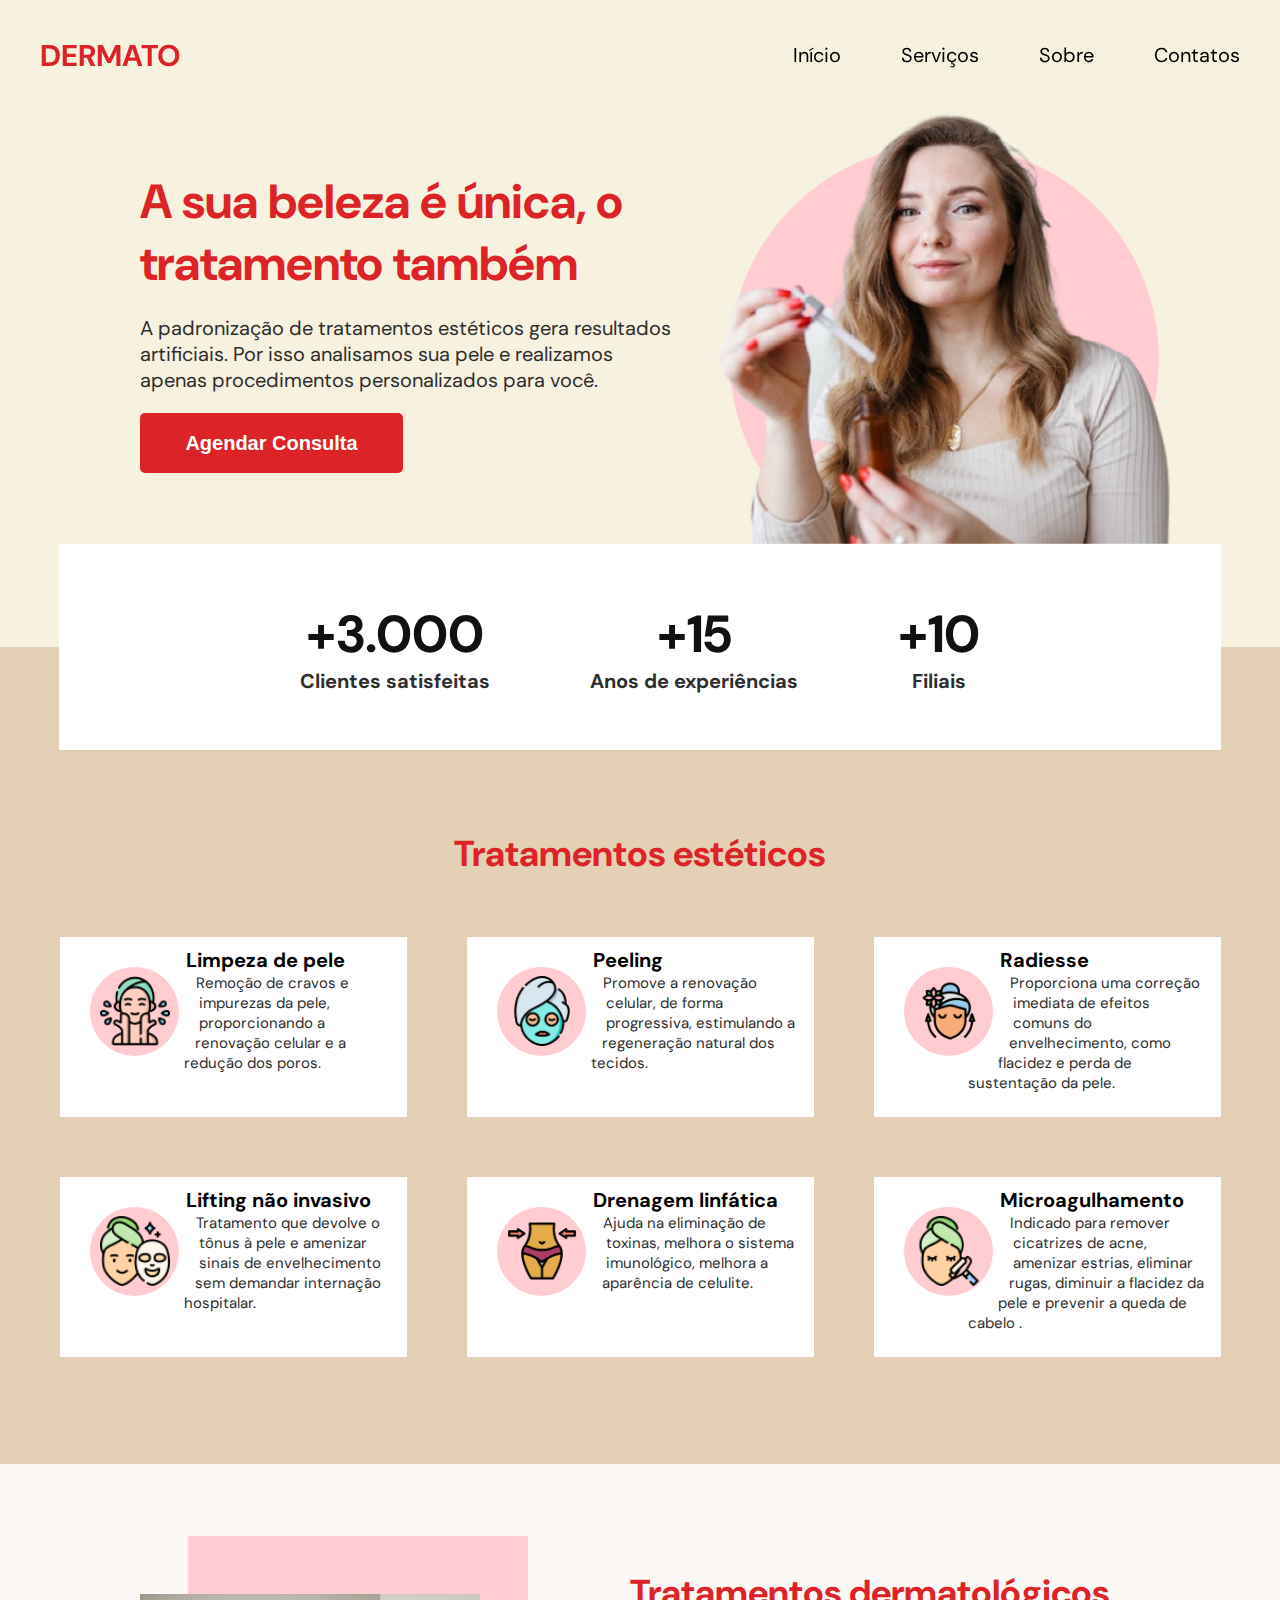
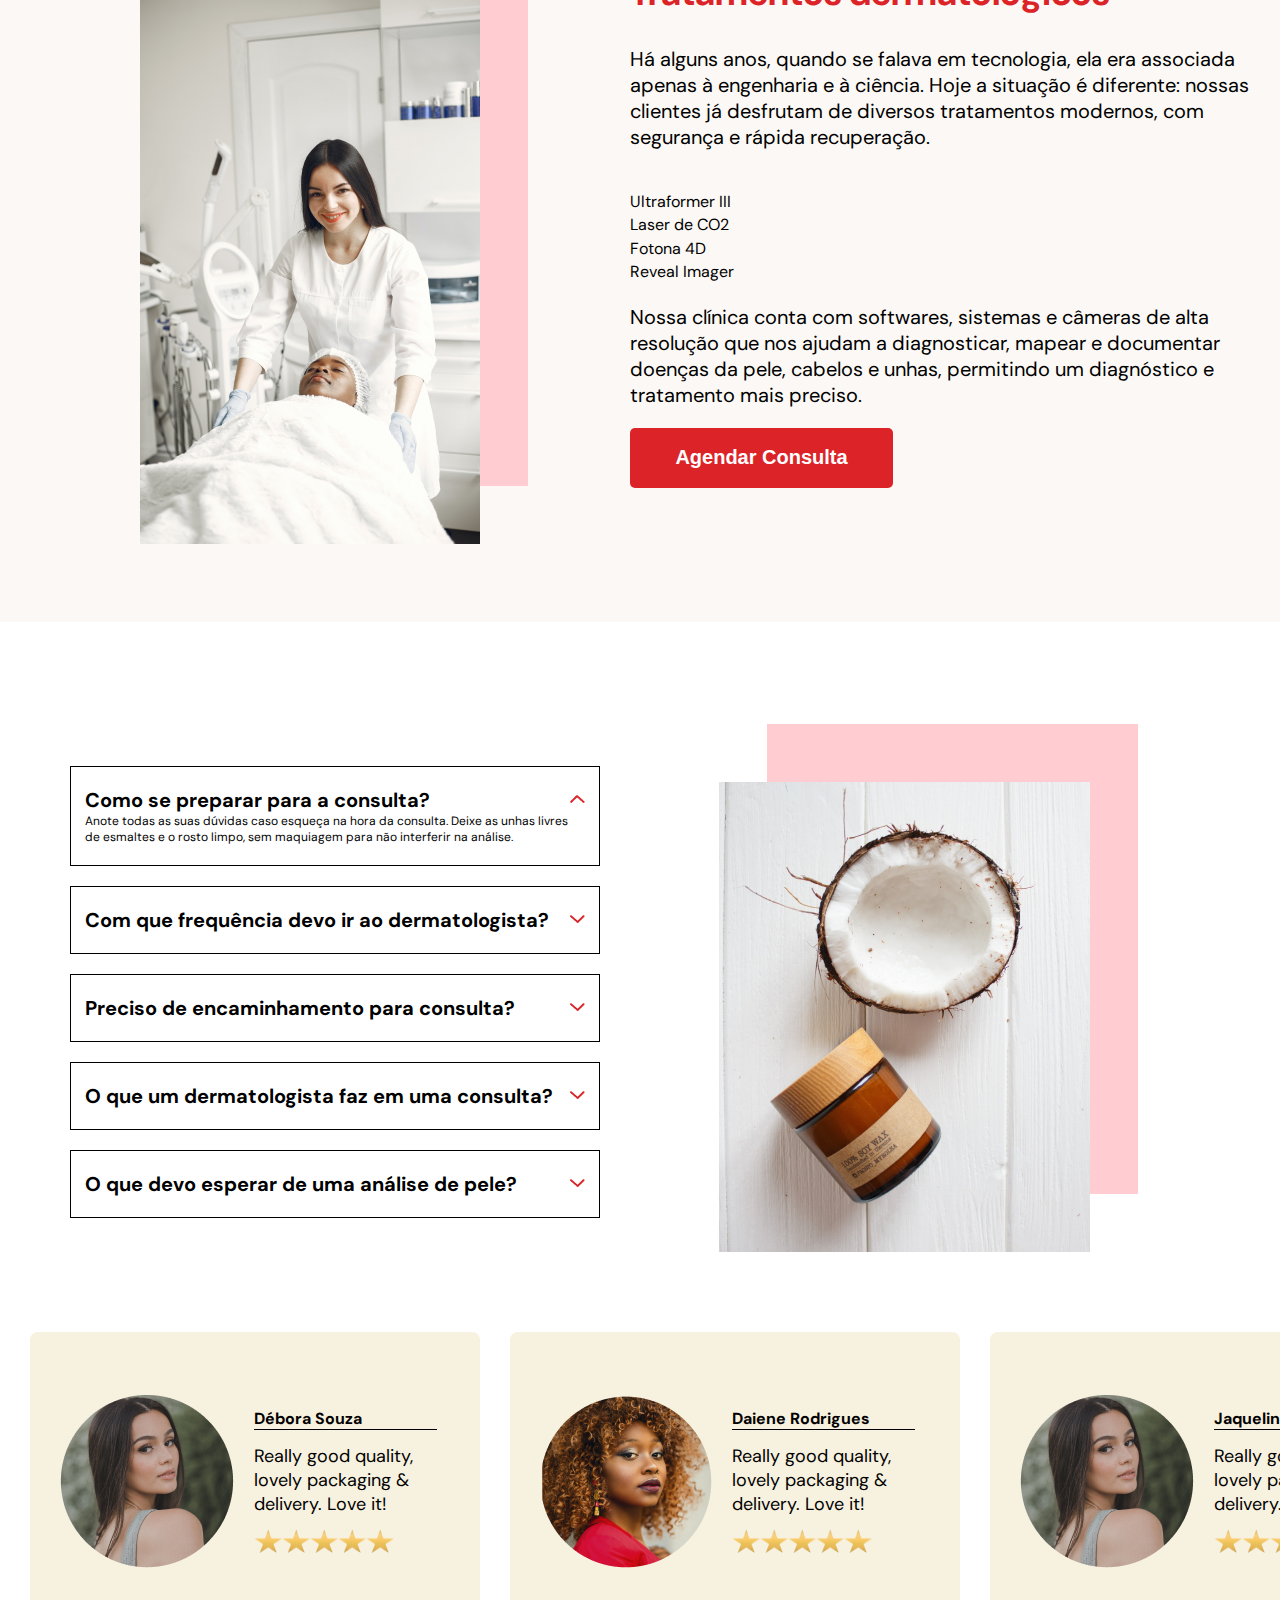
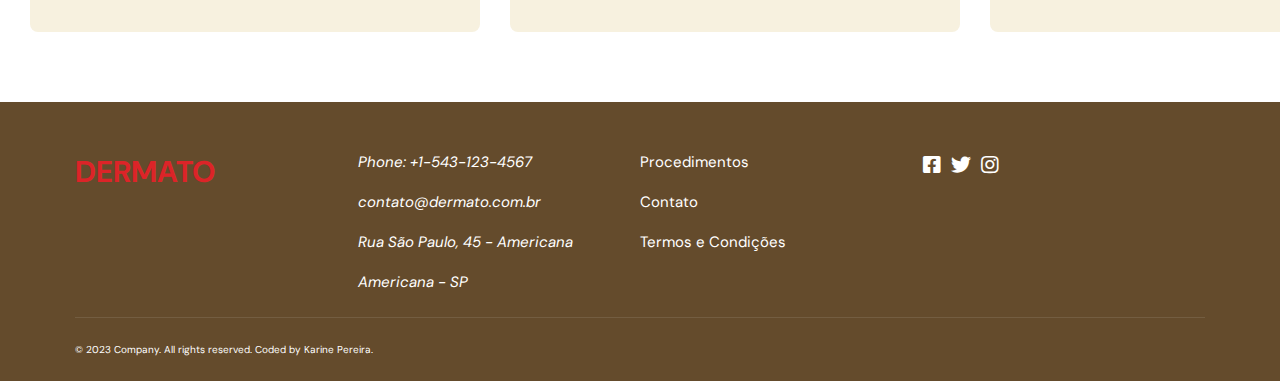
<file: index.html>
<!DOCTYPE html>
<html lang="en">
  <head>
    <meta charset="UTF-8" />
    <meta http-equiv="X-UA-Compatible" content="IE=edge" />
    <meta name="viewport" content="width=device-width, initial-scale=1.0" />
    <link
      rel="stylesheet"
      href="https://cdnjs.cloudflare.com/ajax/libs/font-awesome/5.15.4/css/all.min.css"
      integrity="sha512-1ycn6IcaQQ40/MKBW2W4Rhis/DbILU74C1vSrLJxCq57o941Ym01SwNsOMqvEBFlcgUa6xLiPY/NS5R+E6ztJQ=="
      crossorigin="anonymous"
      referrerpolicy="no-referrer"
    />
    <link rel="stylesheet" href="src/css/reset.css" />
    <link rel="stylesheet" href="src/css/variables.css" />
    <link rel="stylesheet" href="src/css/menu.css" />
    <link rel="stylesheet" href="src/css/style.css" />
    <link rel="stylesheet" href="src/css/responsive.css" />

    <title>Landing Page Dermato</title>
  </head>
  <body>
    <header id="header">
      <div class="container">
        <div class="logo">
          <h2>DERMATO</h2>
        </div>

        <nav class="nav">
          <button id="btn-mobile">
            <span id="hambuerguer"></span>
          </button>

          <ul id="menu">
            <li><a href="#header" class="fechar-menu">Início</a></li>
            <li><a href="#servicos" class="fechar-menu">Serviços</a></li>
            <li><a href="#sobre" class="fechar-menu">Sobre</a></li>
            <li><a href="#contacts" class="fechar-menu">Contatos</a></li>
          </ul>
        </nav>
      </div>
    </header>

    <main>
      <section class="hero">
        <div class="container">
          <div class="agendamento">
            <h1>A sua beleza é única, o tratamento também</h1>
            <p>
              A padronização de tratamentos estéticos gera resultados
              artificiais. Por isso analisamos sua pele e realizamos apenas
              procedimentos personalizados para você.
            </p>

            <button class="btn">Agendar Consulta</button>
          </div>

          <div class="destaque-hero">
            <img src="src/images/destaque-hero.png" alt="Foto de uma mulher" />
          </div>
        </div>
      </section>

      <section class="estatisticas">
        <div class="container">
          <div class="card-estatisticas">
            <ul>
              <li>+3.000 <span>Clientes satisfeitas</span></li>
              <li>+15 <span>Anos de experiências</span></li>
              <li>+10 <span>Filiais</span></li>
            </ul>
          </div>
        </div>
      </section>

      <section class="info-services" id="servicos">
        <div class="container">
          <h2>Tratamentos estéticos</h2>

          <div class="services">
            <div class="card-services">
              <div class="title">
                <div class="img-card">
                  <img
                    src="src/images/vector-01.png"
                    alt="desenho de uma pessoa lavando o rosto"
                  />
                </div>
                <h3>Limpeza de pele</h3>
                <p>
                  Remoção de cravos e impurezas da pele, proporcionando a
                  renovação celular e a redução dos poros.
                </p>
              </div>
            </div>
            <div class="card-services">
              <div class="title">
                <div class="img-card">
                  <img
                    src="src/images/vector-02.png"
                    alt="desenho de uma pessoa lavando o rosto"
                  />
                </div>
                <h3 title-color>Peeling</h3>
                <p>
                  Promove a renovação celular, de forma progressiva, estimulando
                  a regeneração natural dos tecidos.
                </p>
              </div>
            </div>

            <div class="card-services">
              <div class="title">
                <div class="img-card">
                  <img
                    src="src/images/vector-03.png"
                    alt="desenho de uma pessoa lavando o rosto"
                  />
                </div>
                <h3>Radiesse</h3>
                <p>
                  Proporciona uma correção imediata de efeitos comuns do
                  envelhecimento, como flacidez e perda de sustentação da pele.
                </p>
              </div>
            </div>

            <div class="card-services">
              <div class="title">
                <div class="img-card">
                  <img
                    src="src/images/vector-04.png"
                    alt="desenho de uma pessoa lavando o rosto"
                  />
                </div>
                <h3>Lifting não invasivo</h3>
                <p>
                  Tratamento que devolve o tônus à pele e amenizar sinais de
                  envelhecimento sem demandar internação hospitalar.
                </p>
              </div>
            </div>

            <div class="card-services">
              <div class="title">
                <div class="img-card">
                  <img
                    src="src/images/vector-05.png"
                    alt="desenho de uma pessoa lavando o rosto"
                  />
                </div>
                <h3>Drenagem linfática</h3>
                <p>
                  Ajuda na eliminação de toxinas, melhora o sistema imunológico,
                  melhora a aparência de celulite.
                </p>
              </div>
            </div>

            <div class="card-services">
              <div class="title">
                <div class="img-card">
                  <img
                    src="src/images/vector-06.png"
                    alt="desenho de uma pessoa lavando o rosto"
                  />
                </div>
                <h3>Microagulhamento</h3>
                <p>
                  Indicado para remover cicatrizes de acne, amenizar estrias,
                  eliminar rugas, diminuir a flacidez da pele e prevenir a queda
                  de cabelo .
                </p>
              </div>
            </div>
          </div>
        </div>
      </section>

      <section class="container_tratamentos" id="sobre">
        <div class="container">
          <img
            class="imagen_container_tratamentos"
            src="src/images/dermatologist.png"
            alt="imagem dermatologista"
          />
          <div class="container_descricao">
            <h3 class="title-01">Tratamentos dermatológicos</h3>
            <p class="descricao">
              Há alguns anos, quando se falava em tecnologia, ela era associada
              apenas à engenharia e à ciência. Hoje a situação é diferente:
              nossas clientes já desfrutam de diversos tratamentos modernos, com
              segurança e rápida recuperação.
            </p>

            <ul class="container_list_tratamentos">
              <li class="line_tratamentos">Ultraformer III</li>
              <li class="line_tratamentos">Laser de CO2</li>
              <li class="line_tratamentos">Fotona 4D</li>
              <li class="line_tratamentos">Reveal Imager</li>
            </ul>
            <p class="descricao">
              Nossa clínica conta com softwares, sistemas e câmeras de alta
              resolução que nos ajudam a diagnosticar, mapear e documentar
              doenças da pele, cabelos e unhas, permitindo um diagnóstico e
              tratamento mais preciso.
            </p>

            <button class="btn">Agendar Consulta</button>
          </div>
        </div>
      </section>

      <section class="questions-answer">
        <div class="container">
          <div class="wrapper-questions-answer">
            <div class="questions ativo">
              <h4 class="question">Como se preparar para a consulta?</h4>

              <p class="answer">
                Anote todas as suas dúvidas caso esqueça na hora da consulta.
                Deixe as unhas livres de esmaltes e o rosto limpo, sem maquiagem
                para não interferir na análise.
              </p>
            </div>

            <div class="questions">
              <h4 class="question">
                Com que frequência devo ir ao dermatologista?
              </h4>
              <p class="answer">
                Geralmente, o ideal é que as consultas dermatológicas sejam
                realizadas a cada 6 meses. Assim, as chances de diagnosticar os
                problemas de saúde ainda em sua forma inicial são maiores.
              </p>
            </div>

            <div class="questions">
              <h4 class="question">Preciso de encaminhamento para consulta?</h4>
              <p class="answer">
                Não. Deixou de ser obrigatória, desde 1º de novembro, a
                apresentação da Guia de Encaminhamento (Guia APC) para a
                realização de consultas com especialistas.
              </p>
            </div>

            <div class="questions">
              <h4 class="question">
                O que um dermatologista faz em uma consulta?
              </h4>
              <p class="answer">
                Durante a consulta, o dermatologista pode realizar em seu
                paciente o chamado “exame dermatológico. Este exame serve para
                achar possíveis causas de lesões, alergias, entre outros. Além
                disso, o médico pode solicitar outros exames. Por exemplo: exame
                de sangue e teste rápido de alergia.
              </p>
            </div>

            <div class="questions">
              <h4 class="question">
                O que devo esperar de uma análise de pele?
              </h4>
              <p class="answer">
                A avaliação da pele é uma parte fundamental do exame físico
                padrão. Esta avaliação consiste na inspeção minuciosa de toda a
                superfície cutânea. A avaliação foca-se na identificação de
                sinais anormais na pele, como no couro cabeludo, orifícios,
                unhas e mucosas.
              </p>
            </div>
          </div>
          <img class="imagem_coco" src="src/images/coco.png" alt="" />
        </div>
      </section>

      <section id="slide-container">
        <div class="slide">
          <div class="slide-item">
            <img src="src/images/avatar-comments-01.png" alt="foto profile" />
            <div class="info-comments">
              <h4>Débora Souza</h4>

              <p>Really good quality, lovely packaging & delivery. Love it!</p>

              <ul class="stars">
                <li><img src="src/images/star.png" alt="estrela" /></li>
                <li><img src="src/images/star.png" alt="estrela" /></li>
                <li><img src="src/images/star.png" alt="estrela" /></li>
                <li><img src="src/images/star.png" alt="estrela" /></li>
                <li><img src="src/images/star.png" alt="estrela" /></li>
              </ul>
            </div>
          </div>
          <div class="slide-item">
            <img src="src/images/avatar-comments-02.png" alt="foto profile" />
            <div class="info-comments">
              <h4>Daiene Rodrigues</h4>

              <p>Really good quality, lovely packaging & delivery. Love it!</p>

              <ul class="stars">
                <li><img src="src/images/star.png" alt="estrela" /></li>
                <li><img src="src/images/star.png" alt="estrela" /></li>
                <li><img src="src/images/star.png" alt="estrela" /></li>
                <li><img src="src/images/star.png" alt="estrela" /></li>
                <li><img src="src/images/star.png" alt="estrela" /></li>
              </ul>
            </div>
          </div>
          <div class="slide-item">
            <img src="src/images/avatar-comments-01.png" alt="foto profile" />
            <div class="info-comments">
              <h4>Jaqueline Vianna</h4>

              <p>Really good quality, lovely packaging & delivery. Love it!</p>

              <ul class="stars">
                <li><img src="src/images/star.png" alt="estrela" /></li>
                <li><img src="src/images/star.png" alt="estrela" /></li>
                <li><img src="src/images/star.png" alt="estrela" /></li>
                <li><img src="src/images/star.png" alt="estrela" /></li>
                <li><img src="src/images/star.png" alt="estrela" /></li>
              </ul>
            </div>
          </div>
          <div class="slide-item">
            <img src="src/images/avatar-comments-02.png" alt="foto profile" />
            <div class="info-comments">
              <h4>Andreia Barbosa</h4>

              <p>Really good quality, lovely packaging & delivery. Love it!</p>

              <ul class="stars">
                <li><img src="src/images/star.png" alt="estrela" /></li>
                <li><img src="src/images/star.png" alt="estrela" /></li>
                <li><img src="src/images/star.png" alt="estrela" /></li>
                <li><img src="src/images/star.png" alt="estrela" /></li>
                <li><img src="src/images/star.png" alt="estrela" /></li>
              </ul>
            </div>
          </div>
        </div>
      </section>
    </main>

    <footer class="footer" id="contacts">
      <div class="footer-container">
        <div class="footer-top">
          <div class="logo">
            <h2>DERMATO</h2>
          </div>

          <address>
            <ul class="footer-list">
              <li>
                <a href="" class="footer-listlink">Phone: +1-543-123-4567</a>
              </li>
              <li>
                <a href="" class="footer-listlink">contato@dermato.com.br</a>
              </li>
              <li>
                <a href="" class="footer-listlink"
                  >Rua São Paulo, 45 - Americana</a
                >
              </li>
              <li>
                <a href="" class="footer-listlink">Americana - SP</a>
              </li>
            </ul>
          </address>

          <nav>
            <ul class="footer-list">
              <li>
                <a href="" class="footer-listlink">Procedimentos</a>
              </li>
              <li>
                <a href="" class="footer-listlink">Contato</a>
              </li>
              <li>
                <a href="" class="footer-listlink">Termos e Condições</a>
              </li>
            </ul>
          </nav>

          <div class="social">
            <ul>
              <li>
                <a href="#"><i class="fab fa-facebook-square"></i></a>
              </li>
              <li>
                <a href="#"><i class="fab fa-twitter"></i></a>
              </li>
              <li>
                <a href="#"><i class="fab fa-instagram"></i></a>
              </li>
            </ul>
          </div>
        </div>

        <hr class="footer-divider" />
        <div class="footer-bottom">
          <span class="copyright"
            >&copy; 2023 Company. All rights reserved. Coded by
            <a href="https://github.com/devkarine" target="_blank"
              >Karine Pereira</a
            >.
          </span>
        </div>
      </div>
    </footer>

    <script src="src/js/script.js"></script>
  </body>
</html>
</file>
<file: src/css/variables.css>
:root {
  --very-dark: #000000;
  --estatistic-size: #111111;
  --services-size: #2e2e2e;
  --answers: #404040;
  --fs-02: #b2b2b2;
  --light: #ffffff;
  --bc-04: #fcf8f5;
  --bc-01: #f7f1df;
  --bc-02: #e4d0b4;
  --bc5-e-nav-size: #644b2c;
  --bc-circle: #ffccd1;
  --title-button: #dc2428;
}
</file>
<file: src/css/menu.css>
header .container {
  height: 8rem;
  display: flex;
  align-items: center;
  justify-content: space-between;
  padding: 3rem 4rem 0 4rem;
  position: fixed;
  top: 0;
  left: 0;
  right: 0;
  background-color: transparent;
  backdrop-filter: blur(50px);
  z-index: 998;
}

.logo h2 {
  max-width: 100px;
  font-size: 3rem;
  color: #dc2428;
}

header .container .nav #menu {
  display: flex;
  gap: 6rem;
}

header .container .nav #menu li a {
  font-size: 2rem;
  color: black;
  transition: 0.3s ease-in-out;
}

header .container .nav #menu li a:hover {
  color: red;
}

header .container .nav #btn-mobile {
  display: none;
}

@media (max-width: 698px) {
  header .container .nav #menu {
    display: block;
    position: absolute;
    top: 8.5rem;
    right: 2rem;
    height: 0;
    transition: 0.6s;
    z-index: 1000;
    visibility: hidden;
    overflow-y: hidden;
  }

  header .container .nav.active #menu {
    height: 27rem;
    visibility: visible;
  }

  header .container .nav #menu li {
    display: flex;
    border-bottom: 2px solid rgba(0, 0, 0, 0.05);
    width: 200px;
    background-color: #ffccd1;
    backdrop-filter: blur(50px);
    padding: 1.5rem;
    justify-content: center;
  }

  header .container .nav #btn-mobile {
    display: flex;
    padding: 1.8rem 1rem;
    background: none;
    cursor: pointer;
    background-color: #644b2c;
    box-shadow: 0 0 5px #dc2428, 0 0 10px #dc2428, 0 0 20px #dc2428,
      0 0 40px #dc2428;
    border-radius: 0.5rem;
  }

  header .container .nav #btn-mobile #hambuerguer {
    display: block;
    color: #ffccd1;
    border-top: 2px solid;
    width: 2.5rem;
    position: relative;
  }

  header .container .nav #btn-mobile #hambuerguer::after,
  header .container .nav #btn-mobile #hambuerguer::before {
    content: "";
    display: block;
    background: currentColor;
    width: 100%;
    height: 2px;
    position: absolute;
    transition: 0.3s ease-in-out;
  }

  header .container .nav #btn-mobile #hambuerguer::before {
    top: -10px;
  }

  header .container .nav #btn-mobile #hambuerguer::after {
    bottom: -10px;
  }

  header .container .nav.active #btn-mobile #hambuerguer {
    transform: rotate(45deg);
  }

  header .container .nav.active #btn-mobile #hambuerguer::before {
    transform: rotate(90deg);
    top: 0;
  }

  header .container .nav.active #btn-mobile #hambuerguer::after {
    transform: rotate(90deg);
    bottom: 0;
  }
}
</file>
<file: src/css/style.css>
@import url("https://fonts.googleapis.com/css2?family=DM+Sans:wght@400;700&display=swap");

html {
  font-size: 62.5%;
  font-weight: 400;
  font-family: "DM Sans", sans-serif;
}

body {
  min-height: 100vh;
  margin: 0 auto;
}

.container {
  margin: 0 auto;
  width: 100%;
}

.hero .container {
  display: flex;
  align-items: center;
  padding: 10rem 0 0 14rem;
}

.hero {
  background-color: var(--bc-01);
}

.hero .container .agendamento h1 {
  width: 51.6rem;
  color: var(--title-button);
  font-size: 4.8rem;
  line-height: 6.24rem;
  padding-bottom: 2rem;
}

.hero .container .agendamento p {
  width: 53.7rem;
  color: var(--services-size);
  font-size: 2rem;
  line-height: 2.6rem;
  padding-bottom: 2rem;
}

.btn {
  display: flex;
  justify-content: center;
  align-items: center;
  width: 26.3rem;
  height: 6rem;
  font-size: 2rem;
  font-weight: 700;
  background-color: var(--title-button);
  color: var(--light);
  border-radius: 0.5rem;
  transition: 0.3s ease-in-out;
}

.btn:hover {
  color: var(--very-dark);
  background-color: var(--light);
  cursor: pointer;
}

.hero .container .destaque-hero {
  display: flex;
  justify-content: center;
  width: 50%;
}

.estatisticas .container {
  display: flex;
  align-items: center;
  justify-content: center;
  background: linear-gradient(var(--bc-01) 50%, var(--bc-02) 50%);
}

.estatisticas .container .card-estatisticas {
  display: flex;
  justify-content: center;
  align-items: center;
  background-color: var(--light);
  width: 116.2rem;
  height: 20.6rem;
}

.estatisticas .container .card-estatisticas ul {
  font-weight: 700;
  display: flex;
  justify-content: center;
  align-items: center;
  gap: 10rem;
}

.estatisticas .container .card-estatisticas ul li {
  color: var(--estatistic-size);
  display: flex;
  align-items: center;
  flex-direction: column;
  font-size: 5.2rem;
}

.estatisticas .container .card-estatisticas ul li span {
  font-size: 2rem;
  color: var(--services-size);
}

.info-services .container {
  display: flex;
  flex-wrap: wrap;
  justify-content: center;
  align-items: center;
  background-color: var(--bc-02);
  flex-direction: column;
  padding-bottom: 10.7rem;
}

.info-services .container h2 {
  font-size: 3.6rem;
  color: var(--title-button);
  padding: 8rem 0 6rem 0;
}

.info-services .container .services {
  display: flex;
  justify-content: center;
  align-items: center;
  gap: 6rem;
  flex-wrap: wrap;
}

.info-services .container .services .card-services {
  width: 34.7rem;
  height: 18rem;
  background-color: var(--light);
  padding: 1rem;
}

.img-card {
  float: left;
  shape-outside: circle();
  clip-path: circle();
  background-color: var(--bc-circle);
  width: 9rem;
  height: 8.9rem;
  margin: 2rem;
  display: flex;
  align-items: center;
  justify-content: center;
}

.info-services .container .services .card-services .title h3 {
  color: var(--very-dark);
  font-weight: 700;
  font-size: 2rem;
}

.info-services .container .services .card-services .title img {
  width: 7rem;
  height: 7rem;
}

.info-services .container .services .title .title-color {
  color: var(--title-button);
}

.info-services .container .services .card-services .title p {
  font-size: 1.5rem;
  line-height: 2rem;
  color: var(--services-size);
}

.container_tratamentos .container {
  display: flex;
  gap: 10rem;
  height: 75.8rem;
  background-color: #fcf8f5;
}
.imagen_container_tratamentos {
  width: 34rem;
  height: 55rem;
  box-shadow: 4.8rem -5.8rem 0rem #ffccd1;
  margin: 13rem 5rem 0 14rem;
}
.container_descricao {
  width: 62.4rem;
}
.title-01 {
  color: #dc2428;
  width: 50.4rem;
  font-size: 3.6rem;
  margin: 10.5rem 0 3rem 0;
}
.descricao {
  width: 62.4rem;
  font-size: 2rem;
  line-height: 2.6rem;
  padding-bottom: 2rem;
}
.container_list_tratamentos {
  margin-top: 2rem;
  margin-bottom: 2rem;
}
.line_tratamentos {
  font-size: 1.6rem;
  line-height: 2.34rem;
}

.questions-answer .container {
  display: flex;
  gap: 2rem;
  padding: 3rem 0 0 5rem;
}

.questions-answer .wrapper-questions-answer {
  display: flex;
  flex-direction: column;
  gap: 2rem;
  align-items: center;
  justify-content: center;
  width: 120rem;
}

.questions-answer .wrapper-questions-answer .questions {
  display: flex;
  flex-direction: column;
  align-items: center;
  justify-content: center;
  border: 0.1rem solid black;
  height: auto;
  width: 53rem;
  padding: 2rem 1rem;
  overflow: hiden;
}

.questions-answer .wrapper-questions-answer .questions .question {
  font-size: 2rem;
  width: 50rem;
  cursor: pointer;
  background-image: url(../images/seta-baixo.png);
  background-repeat: no-repeat;
  background-position: top 0.8rem right 0;
  background-size: 1.5rem;
  transition: 0.2s ease;
}

.questions-answer .wrapper-questions-answer .questions .answer {
  display: none;
  font-size: 1.2rem;
  width: 50rem;
}

.questions-answer .wrapper-questions-answer .questions.ativo .answer {
  display: block;
}

.questions-answer .wrapper-questions-answer .questions.ativo .question {
  background-image: url(../images/seta-cima.png);
}

.imagem_coco {
  width: 37.1rem;
  height: 47rem;
  box-shadow: 4.8rem -5.8rem 0rem #ffccd1;
  margin: 13rem 19rem 8rem 8rem;
}

#slide-container {
  overflow: hidden;
  position: relative;
  padding: 0 3rem 7rem 3rem;
}

.slide {
  height: 300px;
  display: flex;
  gap: 3rem;
  transition: transform 0.3s ease-in-out;
}

.slide-item {
  flex: 0 0 450px;
  background-color: var(--bc-01);
  border-radius: 0.8rem;
  padding: 3rem;
  gap: 2rem;
  display: flex;
  align-items: center;
}

.slide-container .slide .slide-item img {
  width: 17rem;
  height: 17rem;
}

.info-comments h4 {
  font-size: 1.6rem;
  font-weight: 700;
  border-bottom: 0.1rem solid;
}

.info-comments p {
  width: 18.28rem;
  font-size: 1.8rem;
  line-height: 2.4rem;
  padding-top: 1.4rem;
}

.stars {
  display: flex;
  padding-top: 1.3rem;
}

.stars li img {
  width: 2.8rem;
  height: 2.4rem;
}

.footer {
  padding-block: 5rem;
  padding-bottom: 2.5rem;
  background-color: #644b2c;
  color: white;
  margin-top: auto;
}

.footer-container {
  max-width: 1160px;
  margin: auto;
  padding: 0 1.5rem;
}

.footer-top {
  display: grid;
  grid-template-columns: repeat(auto-fit, minmax(200px, 1fr));
  row-gap: 20px;
}

.footer-top img {
  padding-bottom: 2rem;
  filter: invert(1);
}

.footer-list {
  font-size: 1.5rem;
  display: flex;
  flex-direction: column;
  gap: 2rem;
}
.footer-listlink {
  transition: color 0.25s;
}
.footer-listlink:hover {
  color: #dc2428;
  font-weight: 700;
}

.social ul {
  display: flex;
  font-size: 2rem;
  gap: 1rem;
}

.social ul li i:hover {
  color: #dc2428;
  font-weight: 700;
}

.footer-divider {
  margin-block: 2.5rem;
  border: none;
  border-top: 0.1rem solid rgba(252, 255, 255, 0.1);
}

.footer-bottom {
  display: flex;
  justify-content: space-between;
  gap: 2rem;
  flex-wrap: wrap;
}

.footer-bottom .copyright a:hover {
  color: #dc2428;
  font-weight: 700;
}
</file>
<file: src/css/responsive.css>

</file>
